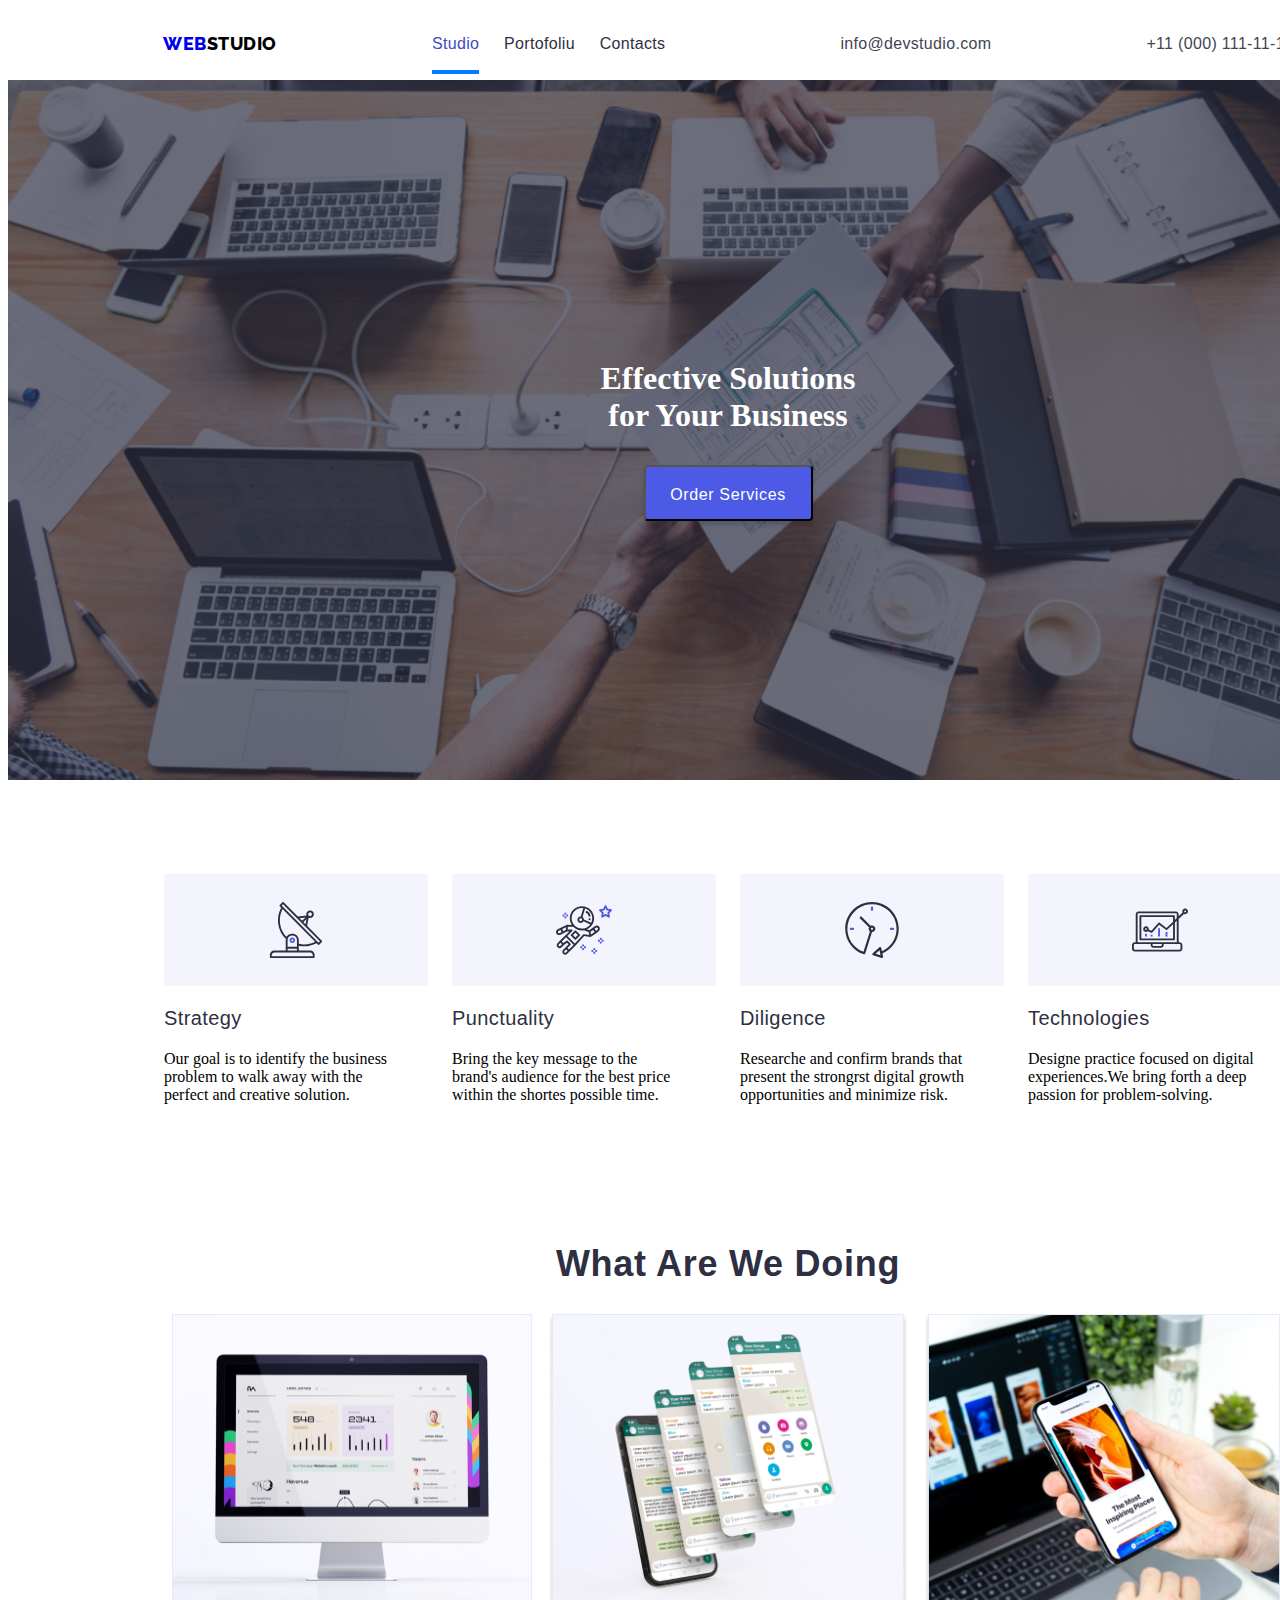
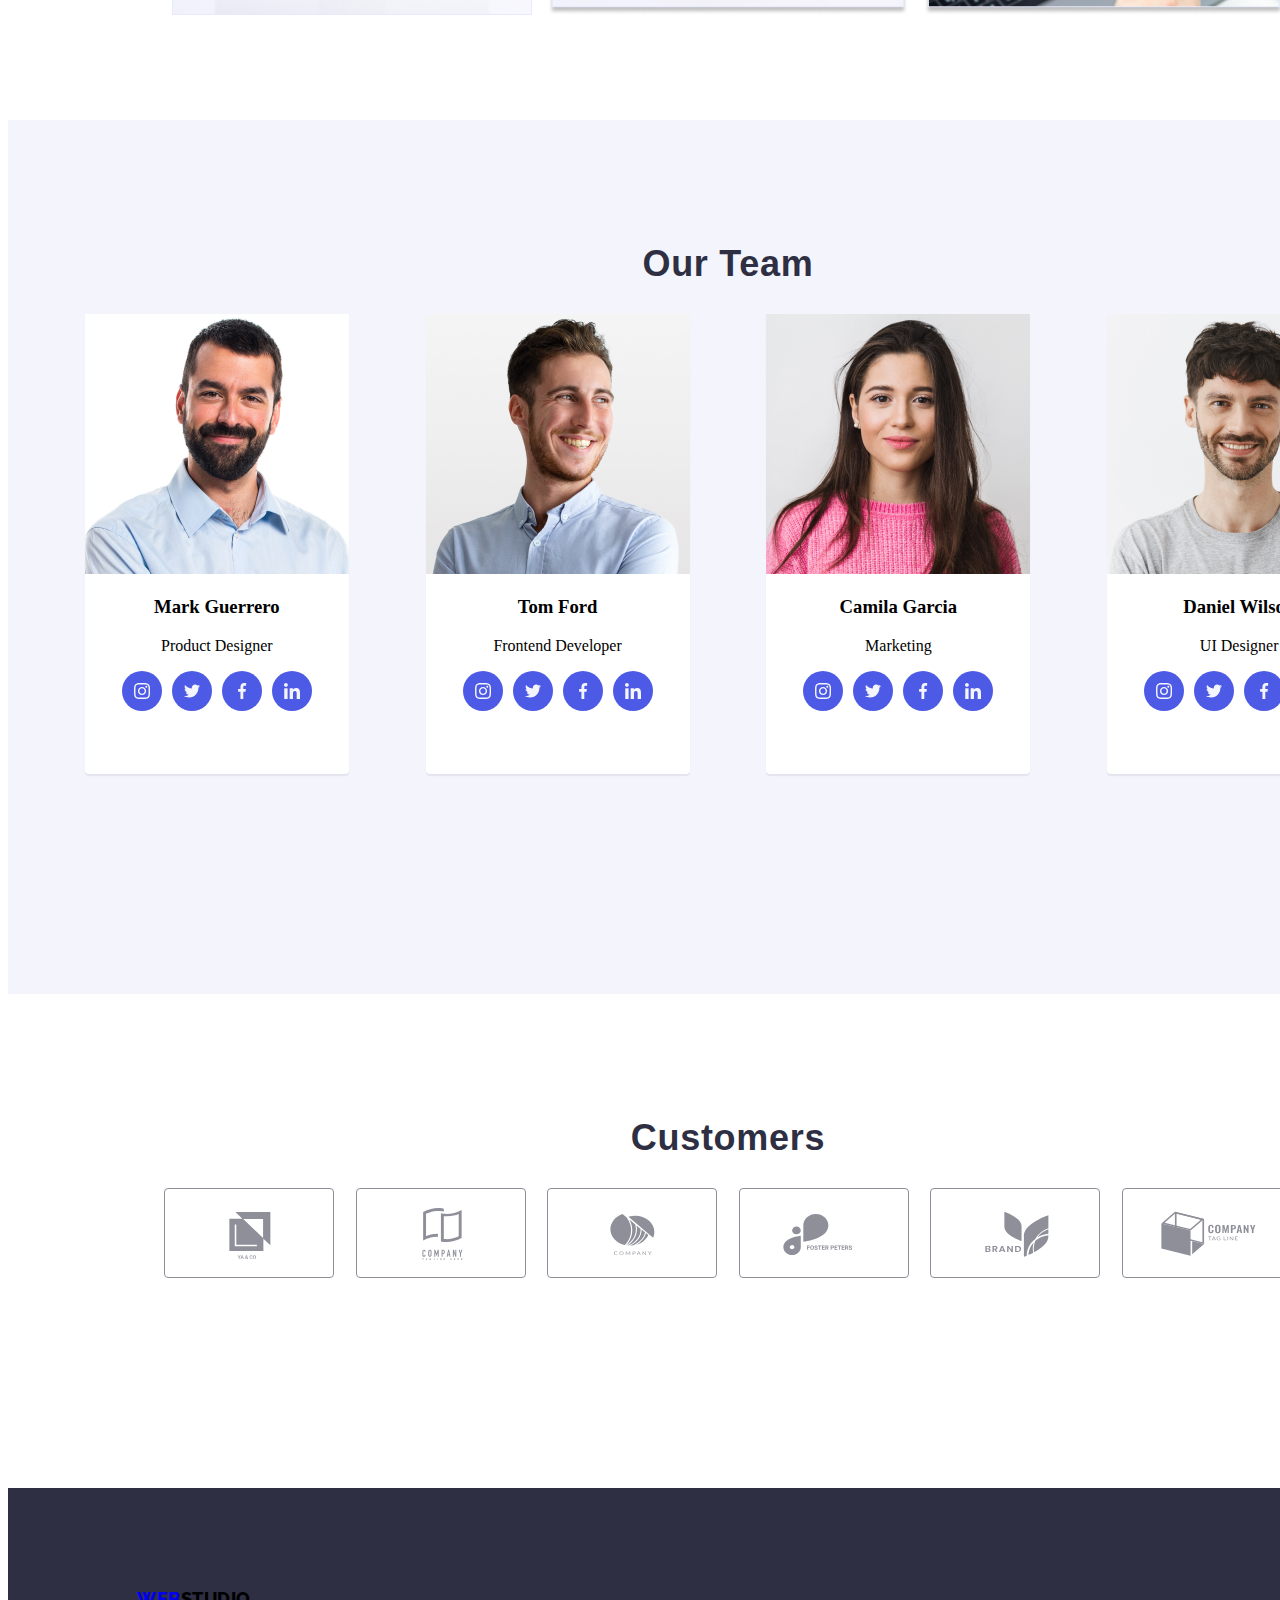
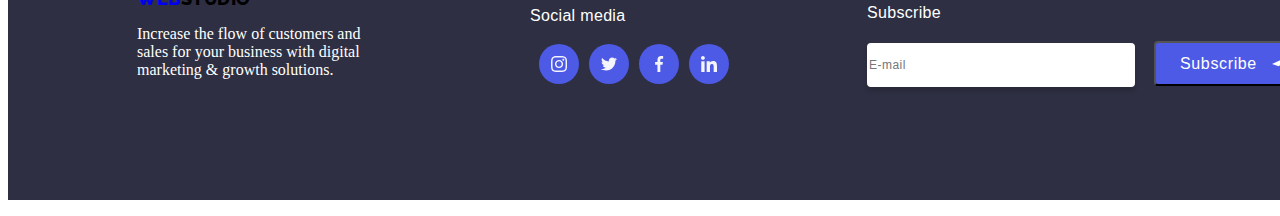
<file: index.html>
<!DOCTYPE html>
<html lang="en">

<head>
    <meta charset="UTF-8">
    <meta name="viewport" content="width=device-width, initial-scale=1.0">
    <title>Studio</title>
    <link rel="preconnect" href="https://fonts.googleapis.com">
    <link rel="preconnect" href="https://fonts.gstatic.com" crossorigin>
    <link href="https://fonts.googleapis.com/css2?family=Roboto:ital,wght@0,100;0,300;0,400;0,500;0,700;0,900;1,100;1,300;1,400;1,500;1,700;1,900&display
     rel=" stylesheet">
    <link rel="preconnect" href="https://fonts.googleapis.com">
    <link rel="preconnect" href="https://fonts.gstatic.com" crossorigin>
    <link href="https://fonts.googleapis.com/css2?family=Raleway:ital,wght@0,700;1,700&display=swap" rel="stylesheet">
    <link href="https://github.com/sindresorhus/modern-normalize/commit/c997a1e1d37aadbf9b6bc46ed396e7d9ebc8632f">
    <link rel="stylesheet" href="./css/styles.css">
</head>

<body class="container">

    <header class="container-header">
        <a href="WebStudio" class="text-logo">Web</a>
        <nav class="nav-menu">
            <ul>
                <li><a href="./index.html" class="active">Studio</a></li>
                <li><a href="./portofoliu.html">Portofoliu</a></li>
                <li><a href="Contacts">Contacts</a></li>
            </ul>
        </nav>
        <a href="mailto:info@devstudio.com" class="info">info@devstudio.com</a>
        <a href="tel:+11(000)1111111" class="tel">+11 (000) 111-11-11</a>
    </header>
    <div class="popover is-hidden" data-modal>
        <div class="modal">
            <a class="close-btn" data-modal-close>
                <svg class="close-svg">
                    <use href="./icons/symbol-defs.svg#close-btn"></use>
                </svg>
            </a>
            <h3 class="modal-title">Leave your contacts and we will call you back</h3>
            <div class="form-content">
                <div class="inputwithicon">
                    <label class="name">Name</label>
                    <input class="input" type="text" name="username" />
                    <svg class="svg-icon">
                        <use href="./icons/person-black.svg#person-black"></use>
                    </svg>

                </div>
                <div class="inputwithicon">
                    <label class="phone">Phone</label>
                    <input class="input" type="text" id="phone" name="phone" />
                    <svg class="svg-icon">
                        <use href="./icons/phone-black1.svg#phone-black1"></use>
                    </svg>
                </div>
                <div class="inputwithicon">
                    <label class="email">Email</label>
                    <input class="input" type="text" id="email" name="email" />
                    <svg class="svg-icon">
                        <use href="./icons/email-black1.svg#email-black1"></use>
                    </svg>

                </div>
                <div class="comment-area">
                    <label class="comment">Comment</label>
                    <textarea class="textarea" name="Comment" placeholder="Text input"></textarea>
                    </label>
                </div>
            </div>
            <div class="checkbox">
                <div class="frame2">
                    <svg class="checkbox-svg">
                        <use href="./icons/checkbox.svg#icon-Vector"></use>
                        <input class="input-checbox" type="checkbox" name="checkbox" checked>
                    </svg>
                    <p class="text-checkbox"> I accept the terms and conditions of the <span class="input-span">
                            Privacy
                            Policy </span>
                    </p>
                </div>
            </div>
            <button class="btn-send">Send</button>
        </div>
    </div>
    <div class="hero">
        <h1 class="content">
            Effective Solutions<br>for Your Business
        </h1>
        <button class="button-service-btn" data-modal-open>Order Services</button>
    </div>
    <div class="section1">
        <div class="feature">
            <div class="fig">
                <svg class="svg">
                    <use href="./icons/section1.svg#antenna"></use>
                </svg>
            </div>
            <h3 class="h3">Strategy</h3>
            <p class="paragraph">
                Our goal is to identify the business<br>
                problem to walk away with the<br>
                perfect and creative solution.
            </p>
        </div>
        <div class="feature">
            <div class="fig">
                <svg class="svg">
                    <use href="./icons/section1.svg#icon-astronaut"></use>
                </svg>
            </div>
            <h3 class="h3">Punctuality</h3>
            <p class="paragraph">
                Bring the key message to the <br>
                brand's audience for the best price<br>
                within the shortes possible time.
            </p>
        </div>
        <div class="feature">
            <div class="fig">
                <svg class="svg">
                    <use href="./icons/section1.svg#icon-clock"></use>
                </svg>
            </div>
            <h3 class="h3">Diligence</h3>
            <p class="paragraph">
                Researche and confirm brands that<br>
                present the strongrst digital growth<br>
                opportunities and minimize risk.
            </p>
        </div>
        <div class="feature">
            <div class="fig">
                <svg class="svg">
                    <use href="./icons/section1.svg#icon-diagram"></use>
                </svg>
            </div>
            <h3 class="h3">Technologies</h3>
            <p class="paragraph">
                Designe practice focused on digital<br>
                experiences.We bring forth a deep<br>
                passion for problem-solving.
            </p>
        </div>
    </div>
    <div class="section2">
        <h2 class="h2">What are we doing</h2>
        <div class="rectangle">
            <img src="img/img-1.jpg" alt="imaginea-unui-laptop" width="360">
            <img src="img/img-2.jpg" alt="imaginea-display-telefon" width="360">
            <img src="img/img-3.jpg" alt="imaginea-unui-laptop-si-a-unui-telefon" width="360">
        </div>
    </div>
    <section class="section-team">
        <h2 class="h2">Our team</h2>
        <div class="cards">
            <div class="card">
                <img src="img/Team-Card-1.jpg" alt="img.barbat.nume.functie" width="264">
                <h3>Mark Guerrero</h3>
                <p>Product Designer</p>
                <div class="icons-list">
                    <a href="https://www.instagram.com/" target="_blank" class="icon" aria-label="instagram-link">
                        <svg>
                            <use href="./icons/symbol-defs.svg#icon-instagram">
                            </use>
                        </svg>
                    </a>
                    <a href="https://www.twitter.com/" target="_blank" class="icon" aria-label="twitter-link">
                        <svg>
                            <use href="./icons/symbol-defs.svg#icon-twitter">
                            </use>
                        </svg>
                    </a>
                    <a href="https://www.facebook.com/" target="_blank" class="icon" aria-label="facebook">
                        <svg>
                            <use href="./icons/symbol-defs.svg#icon-facebook">
                            </use>
                        </svg>
                    </a>
                    <a href="https://www.linkedin.com/" target="_blank" class="icon" aria-label="linkedin">
                        <svg>
                            <use href="./icons/symbol-defs.svg#icon-linkedin">
                            </use>
                        </svg>
                    </a>
                </div>
            </div>
            <div class=" card">
                <img src="img/Team-Card-2.jpg" alt="img.barbat.nume.functie" width="264">
                <h3>Tom Ford</h3>
                <p>Frontend Developer</p>
                <div class="icons-list">
                    <a href="https://www.instagram.com/" target="_blank" class="icon" aria-label="instagram-link">
                        <svg>
                            <use href="./icons/symbol-defs.svg#icon-instagram">
                            </use>
                        </svg>
                    </a>
                    <a href="https://www.twitter.com/" target="_blank" class="icon" aria-label="twitter-link">
                        <svg>
                            <use href="./icons/symbol-defs.svg#icon-twitter">
                            </use>
                        </svg>
                    </a>
                    <a href="https://www.facebook.com/" target="_blank" class="icon" aria-label="facebook">
                        <svg>
                            <use href="./icons/symbol-defs.svg#icon-facebook">
                            </use>
                        </svg>
                    </a>
                    <a href="https://www.linkedin.com/" target="_blank" class="icon" aria-label="linkedin">
                        <svg>
                            <use href="./icons/symbol-defs.svg#icon-linkedin">
                            </use>
                        </svg>
                    </a>
                </div>
            </div>
            <div class="card">
                <img src="img/Team-Card-3.jpg" alt="img.femeie.nume.functie" width="264">
                <h3>Camila Garcia</h3>
                <p>Marketing</p>
                <div class="icons-list">
                    <a href="https://www.instagram.com/" target="_blank" class="icon" aria-label="instagram-link">
                        <svg>
                            <use href="./icons/symbol-defs.svg#icon-instagram">
                            </use>
                        </svg>
                    </a>
                    <a href="https://www.twitter.com/" target="_blank" class="icon" aria-label="twitter-link">
                        <svg>
                            <use href="./icons/symbol-defs.svg#icon-twitter">
                            </use>
                        </svg>
                    </a>
                    <a href="https://www.facebook.com/" target="_blank" class="icon" aria-label="facebook">
                        <svg>
                            <use href="./icons/symbol-defs.svg#icon-facebook">
                            </use>
                        </svg>
                    </a>
                    <a href="https://www.linkedin.com/" target="_blank" class="icon" aria-label="linkedin">
                        <svg>
                            <use href="./icons/symbol-defs.svg#icon-linkedin">
                            </use>
                        </svg>
                    </a>
                </div>
            </div>
            <div class="card">
                <img src="img/Team-Card-4.jpg" alt="img.barbat.nume.functie" width="264">
                <h3>Daniel Wilson</h3>
                <p>UI Designer</p>
                <div class="icons-list">
                    <a href="https://www.instagram.com/" target="_blank" class="icon" aria-label="instagram-link">
                        <svg>
                            <use href="./icons/symbol-defs.svg#icon-instagram">
                            </use>
                        </svg>
                    </a>
                    <a href="https://www.twitter.com/" target="_blank" class="icon" aria-label="twitter-link">
                        <svg>
                            <use href="./icons/symbol-defs.svg#icon-twitter">
                            </use>
                        </svg>
                    </a>
                    <a href="https://www.facebook.com/" target="_blank" class="icon" aria-label="facebook">
                        <svg>
                            <use href="./icons/symbol-defs.svg#icon-facebook">
                            </use>
                        </svg>
                    </a>
                    <a href="https://www.linkedin.com/" target="_blank" class="icon" aria-label="linkedin">
                        <svg>
                            <use href="./icons/symbol-defs.svg#icon-linkedin">
                            </use>
                        </svg>
                    </a>
                </div>
            </div>
        </div>
    </section>
    <div class="section4">

        <h2 class="h2">Customers</h2>
        <div class="customer-logo">
            <div class="client-logo">
                <svg class="svg">
                    <use href="./icons/customers-logo.svg#icon-Logo-1"></use>
                </svg>
            </div>
            <div class="client-logo">
                <svg class="svg">
                    <use href="./icons/customers-logo.svg#icon-Logo-2"></use>
                </svg>
            </div>
            <div class="client-logo">
                <svg class="svg">
                    <use href="./icons/customers-logo.svg#icon-Logo-3"></use>
                </svg>
            </div>
            <div class="client-logo">
                <svg class="svg">
                    <use href="./icons/customers-logo.svg#icon-Logo-4"></use>
                </svg>
            </div>
            <div class="client-logo">
                <svg class="svg">
                    <use href="./icons/customers-logo.svg#icon-Logo-5"></use>
                </svg>
            </div>
            <div class="client-logo">
                <svg class="svg">
                    <use href="./icons/customers-logo.svg#icon-Logo-6"></use>
                </svg>
            </div>
        </div>
    </div>

    <div class="footer">
        <div class="footer-text">
            <a href="WebStudio" class="text-logo">Web</a>
            <p>Increase the flow of customers and<br> sales for your business with digital<br>
                marketing
                & growth
                solutions.
            </p>
        </div>
        <div class="social">
            <h3 class="social-media">Social media</h3>
            <div class="icons-list">
                <a href="https://www.instagram.com/" target="_blank" class="icon" aria-label="instagram-link">
                    <svg>
                        <use href="./icons/symbol-defs.svg#icon-instagram">
                        </use>
                    </svg>
                </a>
                <a href="https://www.twitter.com/" target="_blank" class="icon" aria-label="twitter-link">
                    <svg>
                        <use href="./icons/symbol-defs.svg#icon-twitter">
                        </use>
                    </svg>
                </a>
                <a href="https://www.facebook.com/" target="_blank" class="icon" aria-label="facebook">
                    <svg>
                        <use href="./icons/symbol-defs.svg#icon-facebook">
                        </use>
                    </svg>
                </a>
                <a href="https://www.linkedin.com/" target="_blank" class="icon" aria-label="linkedin">
                    <svg>
                        <use href="./icons/symbol-defs.svg#icon-linkedin">
                        </use>
                    </svg>
                </a>
            </div>
        </div>
        <form>
            <h3 class="group-title">Subscribe</h3>
            <input class="email" type="email" name="email" id="user_email" placeholder="E-mail" />
            <button class="subscribe-btn" type="submit">
                <p class="subscribe-txt">Subscribe</p>
                <svg class="icon-frame">
                    <use href="./icons/Frame3.svg#icon-Frame"></use>
                </svg>
            </button>
        </form>
    </div>


    <script src="./js/modal.js"></script>
</body>

</html>
</file>
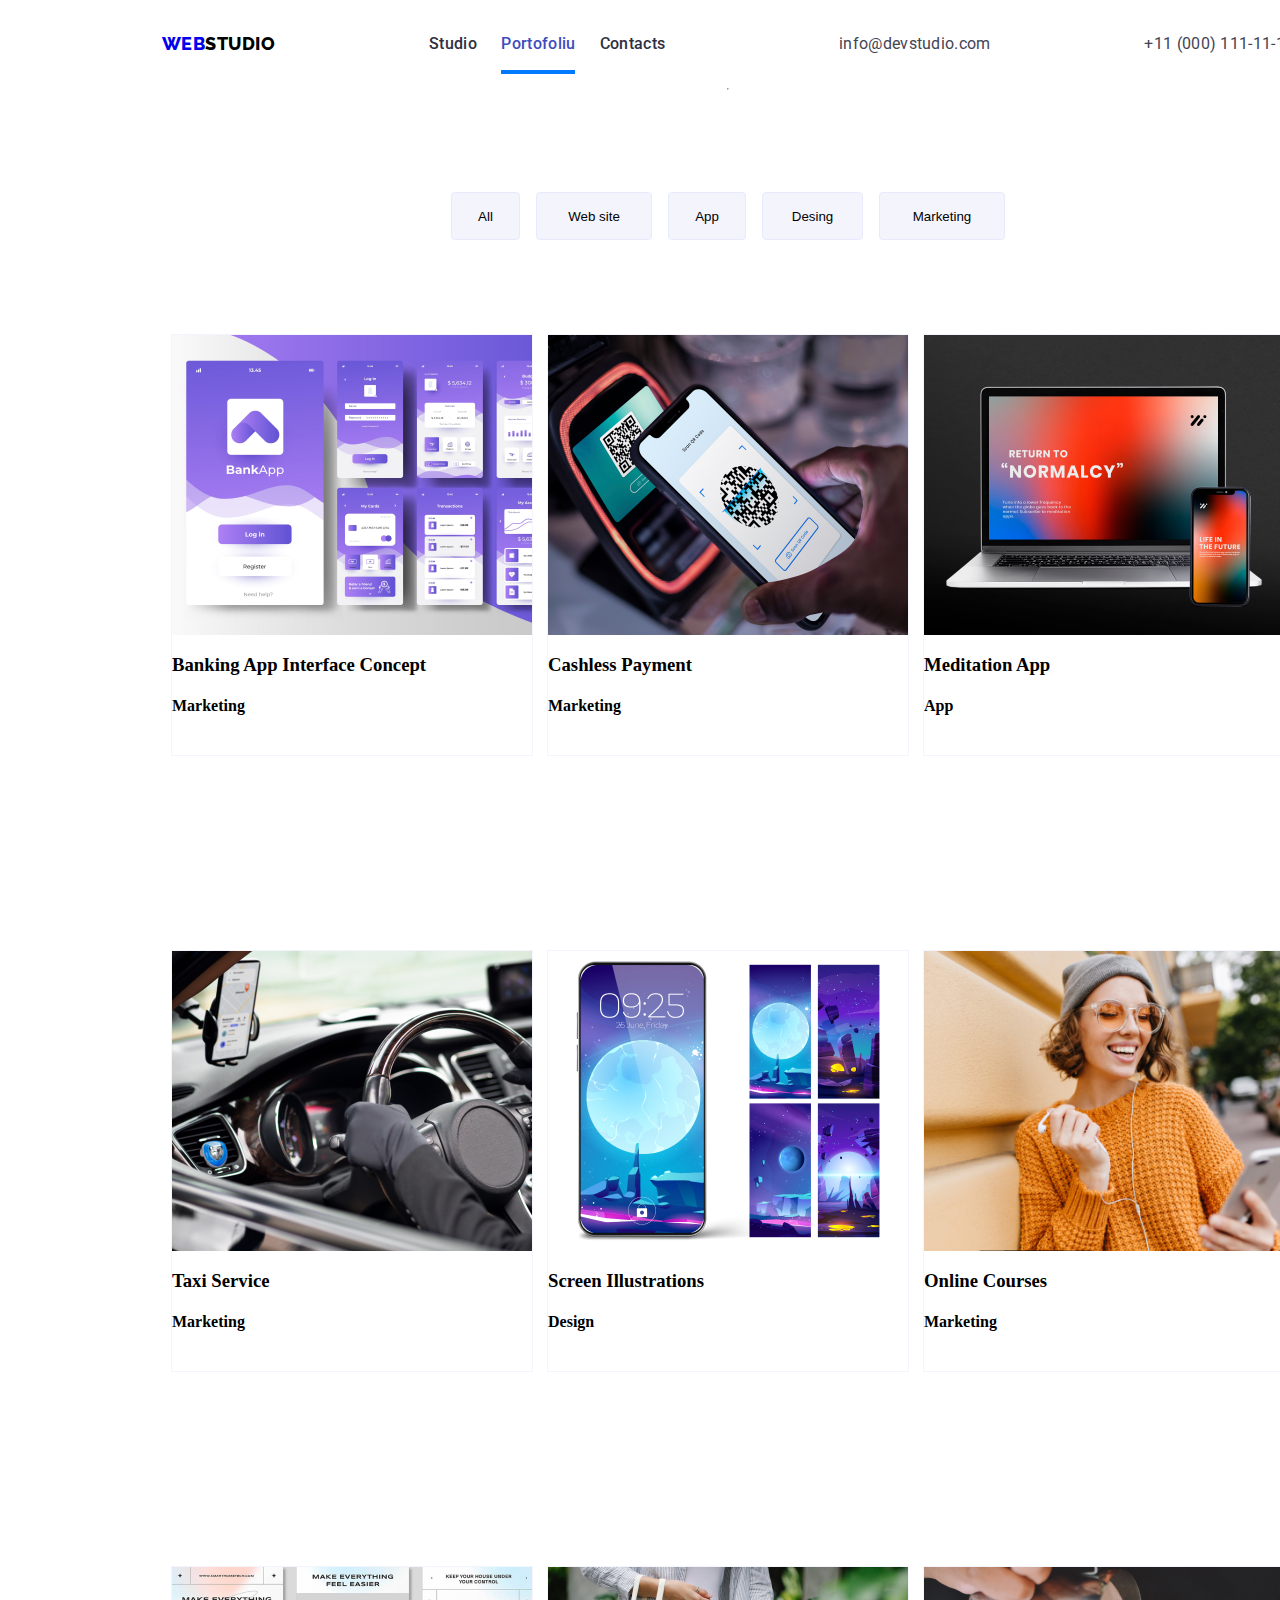
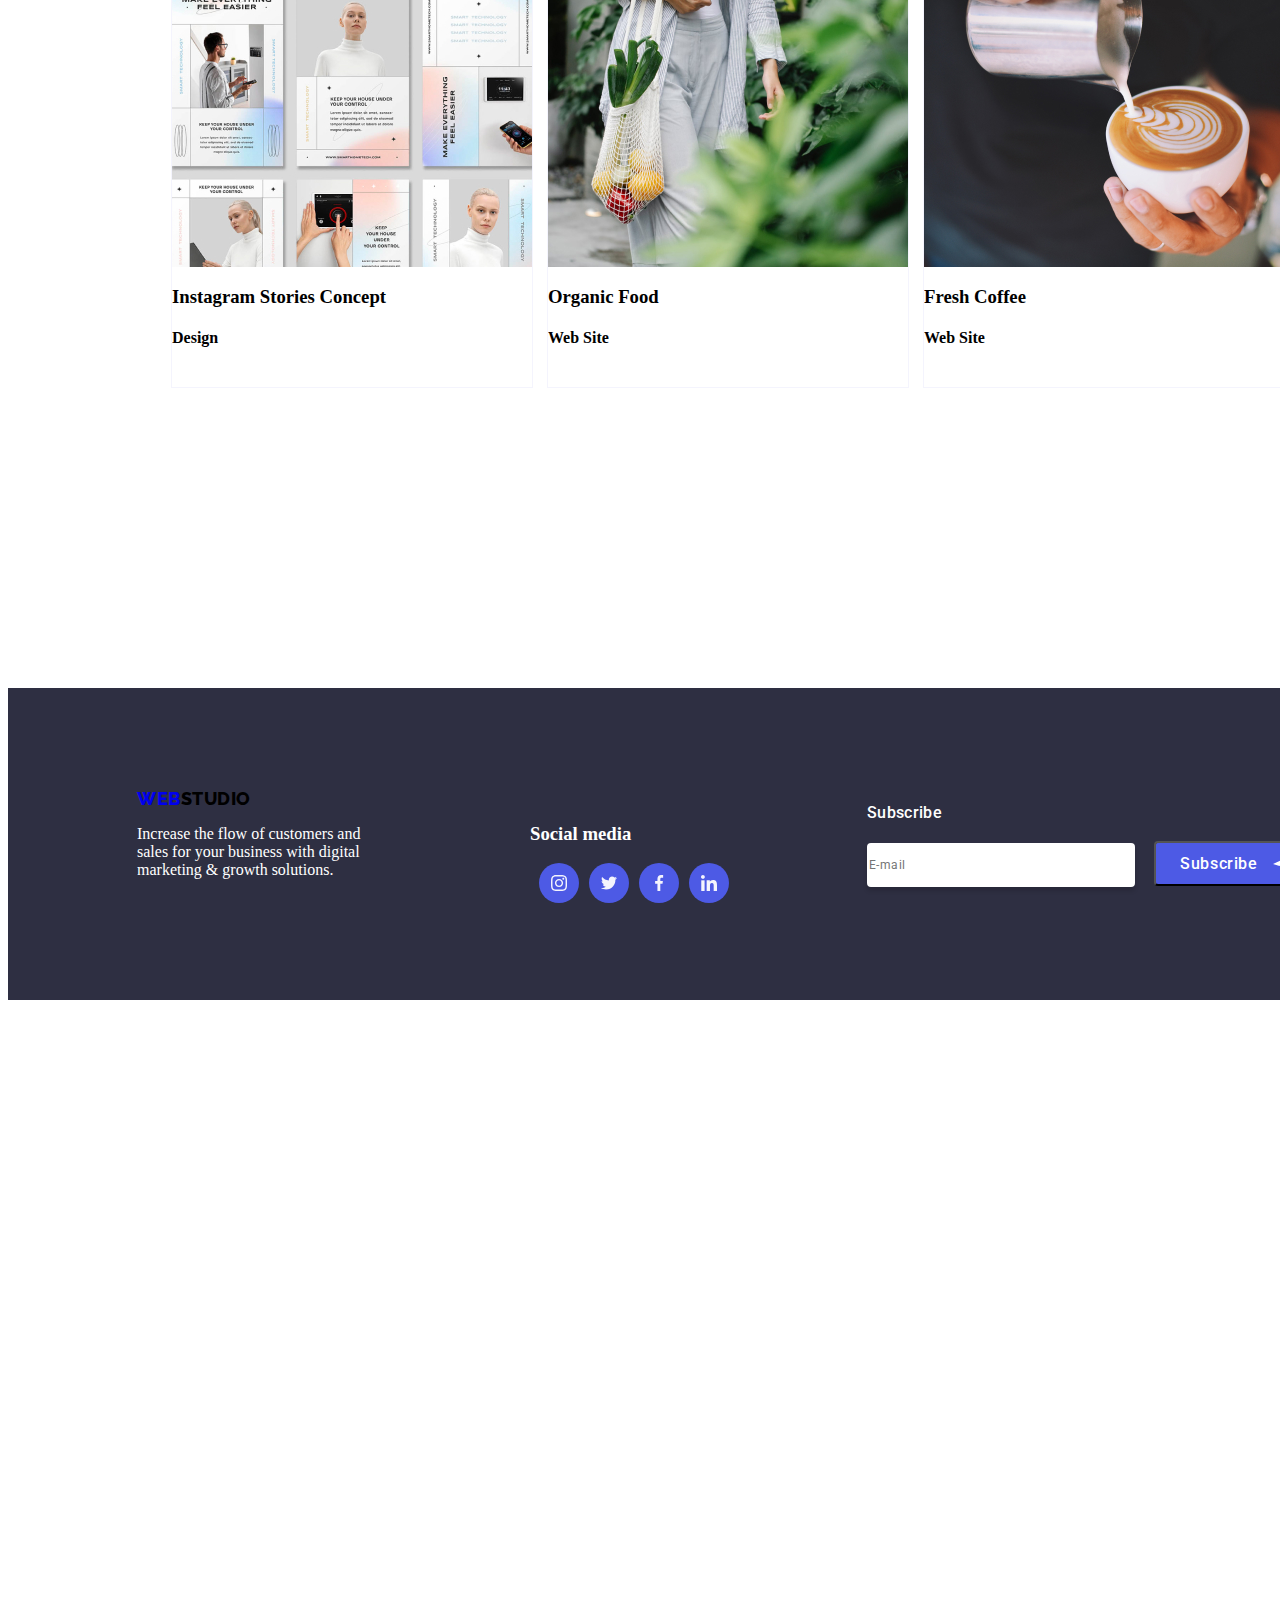
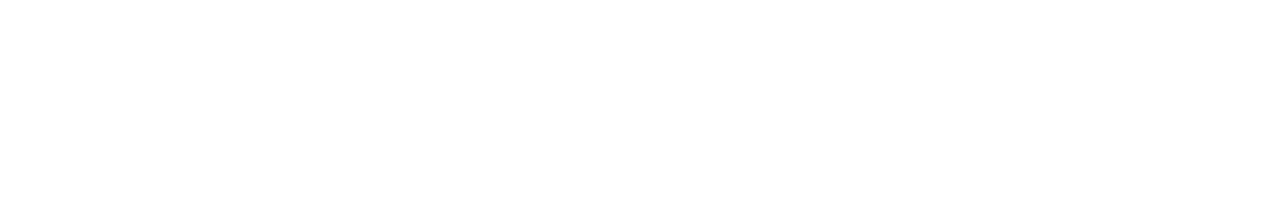
<file: portofoliu.html>
<!DOCTYPE html>
<html lang="en">

<head>
    <meta charset="UTF-8">
    <meta name="viewport" content="width=device-width, initial-scale=1.0">
    <title>Portofoliu</title>
    <link rel="preconnect" href="https://fonts.googleapis.com">
    <link rel="preconnect" href="https://fonts.gstatic.com" crossorigin>
    <link
        href="https://fonts.googleapis.com/css2?family=Roboto:ital,wght@0,100;0,300;0,400;0,500;0,700;0,900;1,100;1,300;1,400;1,500;1,700;1,900&display=swap"
        rel="stylesheet">
    <link rel="preconnect" href="https://fonts.googleapis.com">
    <link rel="preconnect" href="https://fonts.gstatic.com" crossorigin>
    <link href="https://fonts.googleapis.com/css2?family=Raleway:ital,wght@0,700;1,700&display=swap" rel="stylesheet">
    <link href="https://github.com/sindresorhus/modern-normalize/commit/c997a1e1d37aadbf9b6bc46ed396e7d9ebc8632f">
    <link rel=" stylesheet" href="./css/styles.css">

</head>

<body class="wrap-portofolio">
    <div class="container">
        <header class="container-header">
            <a href="WebStudio" class="text-logo">Web</a>
            <nav class="nav-menu">
                <ul>
                    <li><a href="./index.html">Studio</a></li>
                    <li><a href="./portofoliu.html" class="active">Portofoliu</a></li>
                    <li><a href="Contacts">Contacts</a></li>
                </ul>
            </nav>
            <a href="mailto:info@devstudio.com" class="info">info@devstudio.com</a>
            <a href="tel:+11(000)1111111" class="tel">+11 (000) 111-11-11</a>
        </header>
        <hr>
        <div class="filters">
            <ul class="button-list">
                <li><button class="button-All">All</button></li>
                <li><button class="button-Web">Web site</button></li>
                <li><button class="button-App">App</button></li>
                <li><button class="button-Design">Desing</button></li>
                <li><button class="button-Marketing">Marketing</button></li>
            </ul>
        </div>
        <div class="raw1">
            <div class="project-card1">
                <div class="pics">
                    <img src="img/img (9).jpg" alt="imagine.layout.aplicatie.bancara" width="360">
                    <div class="overlay">
                        <p>
                            14 Stylish and User-Friendly App Design Concepts · Task Manager App ·
                            Exotic Fruit Ecommerce App ·
                            Cloud Storage App
                        </p>
                    </div>
                </div>
                <h3>Banking App Interface Concept</h3>
                <h4>Marketing</h4>
            </div>
            <div class="project-card2">
                <div class="pics">
                    <img src="img/img (10).jpg" alt="imagine.lectura.layout.telefon" width="360">
                    <div class="overlay">
                        <p>
                            14 Stylish and User-Friendly App Design Concepts · Task Manager App ·
                            Exotic Fruit Ecommerce App ·
                            Cloud Storage App
                        </p>
                    </div>
                </div>
                <h3>Cashless Payment</h3>
                <h4>Marketing</h4>
            </div>
            <div class="project-card3">
                <div class="pics">
                    <img src="img/img (11).jpg" alt="imgagine.laptop.telefon" width="360">
                    <div class="overlay">
                        <p>
                            14 Stylish and User-Friendly App Design Concepts · Task Manager App ·
                            Exotic Fruit Ecommerce App ·
                            Cloud Storage App
                        </p>
                    </div>
                </div>
                <h3>Meditation App</h3>
                <h4>App</h4>
            </div>
        </div>
        <div class="raw2">
            <div class="project-card1">
                <div class="pics">
                    <img src="img/img (12).jpg" alt="imagine.bord.volan.masina" width="360">
                    <div class="overlay">
                        <p>
                            14 Stylish and User-Friendly App Design Concepts · Task Manager App ·
                            Exotic Fruit Ecommerce App ·
                            Cloud Storage App
                        </p>
                    </div>
                </div>
                <h3>Taxi Service</h3>
                <h4>Marketing</h4>
            </div>
            <div class="project-card2">
                <div class="pics">
                    <img src="img/img (17).jpg" alt="imagine.telefon.layout" width="360">
                    <div class="overlay">
                        <p>
                            14 Stylish and User-Friendly App Design Concepts · Task Manager App ·
                            Exotic Fruit Ecommerce App ·
                            Cloud Storage App
                        </p>
                    </div>
                </div>
                <h3>Screen Illustrations</h3>
                <h4>Design</h4>
            </div>
            <div class="project-card3">
                <div class="pics">
                    <img src="img/img (13).jpg" alt="iamgine.tanara.zambiind" width="360">
                    <div class="overlay">
                        <p>
                            14 Stylish and User-Friendly App Design Concepts · Task Manager App ·
                            Exotic Fruit Ecommerce App ·
                            Cloud Storage App
                        </p>
                    </div>
                </div>
                <h3>Online Courses</h3>
                <h4>Marketing</h4>
            </div>
        </div>
        <div class="raw3">
            <div class="project-card1">
                <div class="pics">
                    <img src="img/img (15).jpg" alt="imagini.instagram.tanara" width="360">
                    <div class="overlay">
                        <p>
                            14 Stylish and User-Friendly App Design Concepts · Task Manager App ·
                            Exotic Fruit Ecommerce App ·
                            Cloud Storage App
                        </p>
                    </div>
                </div>
                <h3>Instagram Stories Concept</h3>
                <h4>Design</h4>
            </div>
            <div class="project-card2">
                <div class="pics">
                    <img src="img/img (18).jpg" alt="imagine.produse.ecologice" width="360">
                    <div class="overlay">
                        <p>
                            14 Stylish and User-Friendly App Design Concepts · Task Manager App ·
                            Exotic Fruit Ecommerce App ·
                            Cloud Storage App
                        </p>
                    </div>
                </div>

                <h3>Organic Food</h3>
                <h4>Web Site</h4>
            </div>
            <div class="project-card3">
                <div class="pics">
                    <img src="img/img (16).jpg" alt="imagine.cafea.lapte" width="360">
                    <div class="overlay">
                        <p>
                            14 Stylish and User-Friendly App Design Concepts · Task Manager App ·
                            Exotic Fruit Ecommerce App ·
                            Cloud Storage App
                        </p>
                    </div>
                </div>
                <h3>Fresh Coffee</h3>
                <h4>Web Site</h4>
            </div>
        </div>
        <div class="footer">
            <div class="footer-text">
                <a href="WebStudio" class="text-logo">Web</a>
                <p>Increase the flow of customers and<br> sales for your business with digital <br> marketing &
                    growth
                    solutions.
                </p>
            </div>
            <div class="social">
                <h3>Social media</h3>
                <div class="icons-list">
                    <a href="https://www.instagram.com/" target="_blank" class="icon" aria-label="instagram-link">
                        <svg>
                            <use href="./icons/symbol-defs.svg#icon-instagram">
                            </use>
                        </svg>
                    </a>
                    <a href="https://www.twitter.com/" target="_blank" class="icon" aria-label="twitter-link">
                        <svg>
                            <use href="./icons/symbol-defs.svg#icon-twitter">
                            </use>
                        </svg>
                    </a>
                    <a href="https://www.facebook.com/" target="_blank" class="icon" aria-label="facebook">
                        <svg>
                            <use href="./icons/symbol-defs.svg#icon-facebook">
                            </use>
                        </svg>
                    </a>
                    <a href="https://www.linkedin.com/" target="_blank" class="icon" aria-label="linkedin">
                        <svg>
                            <use href="./icons/symbol-defs.svg#icon-linkedin">
                            </use>
                        </svg>
                    </a>
                </div>
            </div>
            <form>
                <h3 class="group-title">Subscribe</h3>
                <input class="email" type="email" name="email" id="user_email" placeholder="E-mail" />
                <button class="subscribe-btn" type="submit">
                    <p class="subscribe-txt">Subscribe</p>
                    <svg class="icon-frame">
                        <use href="./icons/Frame3.svg#icon-Frame"></use>
                    </svg>
                </button>
            </form>
        </div>
    </div>
</body>

</html>
</file>
<file: css/styles.css>
:root {
    --iris: #4d5ae5;
    --ocean: #404bbf;
    --navy-blue: #2e2f42;
    --green: #31d0aa;
    --slate: #434455;
    --light-slate: #8e8f99;
    --cornflower: #e7e9fc;
    --cloud: #f4f4fd;
    --navy-blue-modal: rgba(46, 47, 66, 0.4);
    --grey: rgba(46, 47, 66, 0.7);
    --white: #fff;
    --dairy: #fcfcfc;
    --transition: cubic-bezier(0.4, 0, 0.2, 1);
}
:root {
    --font-family: "Roboto", sans-serif;
    --second-family: "Raleway", sans-serif;
}

*::before,
*::after {
    box-sizing: border-box;
}

.body {
    font-family: 'Roboto400', 'Roboto500', 'Roboto700', 'Roboto900', 'Raleway700', sans-serif;
}
.container {
    display: flex;
    flex-direction: column;
    flex-wrap: wrap;
    justify-content: flex-start;
    align-items: center;
    width: 1440px;
    height: 3400px; 
}
.text-logo {
    font-family: var(--second-family);
    font-weight: 800;
    font-size: 18px;
    line-height: 117%;
    letter-spacing: 0.03em;
    text-transform: uppercase;
    text-decoration: none;
}
.text-logo::after {
    content: "Studio";
    color: black;
}
.text-logo::before {
    content: Web;
    color: blue;
}
.container-header {
    width: 1440px;
    height: 72px;
    display: flex;
    flex-flow: row nowrap;
    align-content: center;
    justify-content: space-evenly;
    align-items: center;
    list-style-type: none;
    text-decoration: none;
} 
.nav-menu {
    display: inline-block;
    font-family: var(--font-family);
    font-weight: 500;
    font-size: 16px;
    line-height: 150%;
    letter-spacing: 0.02em;
    color: var(--navy-blue);
}
.nav-menu ul {
    list-style-type: none;
    padding: 0;
    display: inline-block;
    font-family: var(--font-family);
    font-weight: 500;
    font-size: 16px;
    line-height: 150%;
    letter-spacing: 0.02em;
    color: var(--navy-blue);
}
.nav-menu li {
    display: inline-block;
    margin-right: 20px;
    display: inline-block;
    font-family: var(--font-family);
    font-weight: 500;
    font-size: 16px;
    line-height: 150%;
    letter-spacing: 0.02em;
    color: var(--navy-blue);
}
.nav-menu a {
    position: relative;
    text-decoration: none;
    color: #333;
    display: inline-block;
    font-family: var(--font-family);
    font-weight: 500;
    font-size: 16px;
    line-height: 150%;
    letter-spacing: 0.02em;
    color: var(--navy-blue);
}
.nav-menu a::after {
    content: '';
    display: block;
    width: 0;
    height: 4px;
    background-color: #007bff;
    position: absolute;
    bottom: -18px;
    left: 0;
    transition:transform 250ms cubic-bezier(.04, 0, .02, 1);;
}
.nav-menu a:hover::after,
.nav-menu a:focus::after {
    width: 100%;
}
.nav-menu a.active::after {
    width: 100%;
}
.nav-menu a.active {   
    font-weight: 500;
    font-size: 16px;
    line-height: 150%;
    letter-spacing: 0.02em;
    color: var(--ocean);
}   
.info {
    font-family: var(--font-family);
    font-weight: 400;
    font-size: 16px;
    line-height: 150%;
    letter-spacing: 0.02em;
    color: var(--slate);
    text-decoration: none;
}
.info:hover {
    font-family: var(--font-family);
    font-weight: 400;
    font-size: 16px;
    line-height: 150%;
    letter-spacing: 0.02em;
    color: var(--ocean);
}
.tel {
    font-family: var(--font-family);
    font-weight: 400;
    font-size: 16px;
    line-height: 150%;
    letter-spacing: 0.02em;
    color: var(--slate);
    text-decoration: none;
}
.tel:hover {
    font-family: var(--font-family);
    font-weight: 400;
    font-size: 16px;
    line-height: 150%;
    letter-spacing: 0.02em;
    color: var(--ocean);
}
.hero {
    width: 1440px;
    height: 600px;   
    flex-direction: column;
    align-items: center;
    display: flex;
    width: 1440px;
    height: 700px;
    text-align: center;
    justify-content: center;
    color: #fff;
    position: relative;
}
.hero {
    background-image: linear-gradient(rgba(46, 47, 66, 0.7),
                rgba(46, 47, 66, 0.7)),
            url(../img/people-office1.jpg);
    background-repeat: no-repeat;
    background-size: cover;
    background-position: center;
}
.main.hero.h1.content {
    font-family: var(--font-family);
    font-weight: 700;
    font-size: 56px;
    line-height: 107%;
    letter-spacing: 0.02em;
    text-align: center;
    color: var(--white);
}
.button-service-btn {
    text-align: center;
    border-radius: 4px;
    padding: 16px 16px;
    width: 169px;
    height: 56px;
    font-family: var(--font-family);
    font-weight: 500;
    font-size: 16px;
    line-height: 150%;
    letter-spacing: 0.04em;
    color: var(--white);
    margin-top: 10px;
    box-shadow: 0 4px 4px 0 rgba(0, 0, 0, 0.15);
    background: var(--iris);
    position: relative;
    transition: background-color var(--ocean);

}
.button-service-btn:focus,
.button-service-btn:hover {
    cursor: pointer;
    color: fff;
    transition: transform 250ms cubic-bezier(.04, 0, .02, 1);
}
.is-hidden {  
    visibility: hidden;
}
.popover {
    z-index: 1;
    opacity: 1;
    position: fixed;
    top: 0;
    left: 0;
    width: 1440px;
    height: 677px;
    display: flex;
    justify-content: center;
    align-items: center;
    background-color: var(--navy-blue-modal);
    transition: transform 0.3s;
}
.modal {
    z-index: 2;
    margin: 0 auto;
    padding: 16px;
    border-radius: 4px;
    width: 408px;
    height: 584px;
    position: relative;
    box-shadow: 0 2px 1px 0 rgba(0, 0, 0, 0.2), 0 1px 3px 0 rgba(0, 0, 0, 0.12), 0 1px 1px 0 rgba(0, 0, 0, 0.14);
    background-color: var(--white);  
}
.modal {
    display: flex;
    flex-direction: column;
    justify-content: space-evenly;
    flex-wrap: nowrap;
    align-items: center;    
}
.modal-title {
    font-family: var(--font-family);
    font-weight: 500;
    font-size: 16px;
    line-height: 150%;
    letter-spacing: 0.02em;
    text-align: center;
    color: var(--navy-blue);   
}
.form-content {
    display: flex;
    flex-direction: column;
    justify-content: center;
    align-items: center;
    border-radius: 4px;
    width: 360px;
    height: 336px;
}
.inputwithicon { 
    width: 360px;
    height: 58px;
    margin-bottom: 8px;
    position: relative;  
}
.svg-icon {
    width: 18px;
    height: 24px;
    color: var(--navy-blue);
    position: absolute;
    left: 20px;
    top: 50%; 
}
.input {
    border: 1px solid var(--navy-blue-modal);
    border-radius: 4px;
    width: 320px;
    height: 40px; 
    padding-left: 40px; 
}
.input:hover {
   border: 1px solid var(--iris);
}
.input:hover + .svg-icon {
    fill: var(--iris);
    transition: transform 250ms cubic-bezier(.04, 0, .02, 1);
}
.frame2 {
   display: inline-flex;   
}
.chechbox {
    display: inline;
    border-radius: 4px;
    width: 360px;
    height: 16px;
    margin-top: 8px;
}
.checkbox-svg {
    width: 16px;
    height: 16px;
    border-radius: 2px;
    border: 1px solid var(--navy-blue-modal);
    margin-right: 10px;
}
.textarea {
    border: 1px solid var(--navy-blue-modal);
    border-radius: 4px;
    width: 360px;
    height: 120px;  
}
.textarea:focus {   
    border: 1px solid var(--iris);
}
.text-checkbox {
    font-family: var(--font-family);
    font-weight: 400;
    font-size: 12px;
    line-height: 117%;
    letter-spacing: 0.04em;
    color: var(--light-slate);
    margin: 0;    
}
.input-span {
    line-height: 133%;
    text-decoration: underline;
    text-decoration-skip-ink: none;
    color: var(--iris);
    cursor: pointer;
}
.comment-area {
    width: 360px;
    height: 138px;
    margin-bottom: 40px;
}
.comment {
    font-family: var(--font-family);
    font-weight: 400;
    font-size: 12px;
    line-height: 117%;
    letter-spacing: 0.04em;
    color: var(--light-slate);
}
.name {
    font-family: var(--font-family);
    font-weight: 400;
    font-size: 12px;
    line-height: 117%;
    letter-spacing: 0.04em;
    color: var(--light-slate);
}
.phone {
    font-family: var(--font-family);
    font-weight: 400;
    font-size: 12px;
    line-height: 117%;
    letter-spacing: 0.04em;
    color: var(--light-slate);
}    
.email {
    font-family: var(--font-family);
    font-weight: 400;
    font-size: 12px;
    line-height: 117%;
    letter-spacing: 0.04em;
    color: var(--light-slate);
}
.btn-send {
    border-radius: 4px;
    padding: 16px 32px;
    width: 169px;
    height: 56px;
    box-shadow: 0 4px 4px 0 rgba(0, 0, 0, 0.15);
    background: var(--iris);
    color:#fff;
}
.close-btn {   
    position: absolute;   
    top: 24px;
    right: 24px;
    display: flex;
    justify-content: center;
    align-items: center;
    width: 32px;
    height: 32px;
    border-radius: 100%;
    fill: var(--cornflower);
    stroke-width: 2px;
    stroke: rgba(0, 0, 0, 0.1);
}
.close-svg {
    border-radius: 100%;
    fill: var(--cornflower);
    stroke-width: 1px;
    stroke: rgba(0, 0, 0, 0.1);
    width: 24px;
    height: 24px;
    border: black; 
    border-radius: 50%;   
}
.close-btn:hover {
    cursor: pointer;   
    transition: transform 250ms cubic-bezier(.04, 0, .02, 1);
}
.section1 {
    width: 1128px;
    display: flex;
    justify-content: space-between;
    padding-top: 94px;    
}
.fig {
    border-radius: 4px;
    width: 264px;
    height: 112px;
    background: var(--cloud);
    display: flex;
    justify-content: center;
    align-items: center;
}
.h3 {
    font-family: var(--font-family);
    font-weight: 500;
    font-size: 20px;
    line-height: 120%;
    letter-spacing: 0.02em;
    color: var(--navy-blue);
}
.paraghraf {
    font-family: var(--font-family);
    font-weight: 400;
    font-size: 16px;
    line-height: 150%;
    letter-spacing: 0.02em;
    color: var(--slate);
}
.section2 {
    width: 1128px;
    height: 412px;
    text-align: center;
    justify-content: space-evenly;
    align-items: center;
    margin: 0;
    padding-top: 94px;
    padding-bottom: 94px; 
}
.h2 {
    font-family: var(--font-family);
    font-weight: 700;
    font-size: 36px;
    line-height: 111%;
    letter-spacing: 0.02em;
    text-transform: capitalize;
    text-align: center;
    color: var(--navy-blue);
}
.rectangle {
    display: flex;
    justify-content: space-around;
}
.rectangle:hover {
    cursor: pointer;
    transition: transform 250ms cubic-bezier(.04, 0, .02, 1);
}
.section-team {
    width: 1440px;
    height: 780px;
    text-align: center;
    background: var(--cloud);
    padding-top: 94px;   
}
.cards {
    display: flex;
    justify-content: space-evenly;
}
.card {
    border-radius: 0 0 4px 4px;
    padding: 0px 0px 32px 0px;
    width: 264px;
    height: 428px;
    box-shadow: 0 2px 1px 0 rgba(46, 47, 66, 0.08);
    background: var(--white);
    cursor: pointer;
    transition: transform 250ms cubic-bezier(.04, 0, .02, 1);
}
.icons-list {
    display: flex;
    gap: 10px;
    justify-content: center;
}
.icons-list .icon {
    justify-content: center;
    display: flex;
    align-items: center;
    width: 40px;
    height: 40px;
    background-color: var(--iris);
    border-radius: 50%;
}
.icons-list .icon svg {
    width: 16px;
    height: 16px;
    justify-content: center;
}
.icons-list a.icon {
    transition: transform 0.3s, color 0.3s; 
}
.icons-list a.icon:hover {
    background:var(--green);
    transform: scale(1.2);   
}
.icons-list a.icon:active {
    background: var(--ocean);
    transform: scale(0.8);
} 
.section4 {
    width: 1128px;
    height: 200px; 
    align-items: center;
    padding-top: 94px;  
}
.customer-logo {
    width: 1128px;
    height: 88px;
    display: flex;
    justify-content: space-between;
}
.client-logo {
    width: 168px;
    height: 88px;
    border: 1px solid var(--light-slate);
    border-radius: 4px;
    display: flex;
    justify-content: center;
    align-items: center;
}
.svg {
    width: 104px;
    height: 56px;
}
.footer {
    display: flex;
    width: 1440px;
    height: 312px;
    background: var(--navy-blue);
    color: #fff;
    justify-content: space-evenly; 
    align-items: center;
    margin: 200px 0px 0px 0px;  
}
.footer-text {
    width: 264px;
    height: 112px;   
}
.footer .icons-list {
    display: flex;
}
.social-media {
    font-family: var(--font-family);
    font-weight: 500;
    font-size: 16px;
    line-height: 150%;
    letter-spacing: 0.02em;
    color: var(--white);
    margin-top: 0;
}
.social {
    align-items: center;  
    width: 208px;
    height: 80px;
}
.form {
    width: 453px;
    height: 80px; 
    display: flex;
    flex-direction: column;
    align-items: center;   
}
.email { 
    border: 2px solid var(--white);
    border-radius: 4px;
    width: 264px;
    height: 40px;
    box-shadow: 0 4px 4px 0 rgba(0, 0, 0, 0.15);
    margin-right: 15px;
    padding: 0;
}
.input:focus {
    cursor: pointer;
    outline:1px solid var(--iris);
}
.group-title {
    font-family: var(--font-family);
    font-weight: 500;
    font-size: 16px;
    line-height: 150%;
    letter-spacing: 0.02em;
    color: var(--white);
    margin-top: 0;
}
.icon-frame {
    width: 24px;
    height: 24px;
    margin-left: 15px;  
}
.subscribe-txt {
    font-family: var(--font-family);
    font-weight: 500;
    font-size: 16px;
    line-height: 150%;
    letter-spacing: 0.04em;
    text-align: center;
    color: var(--white);
    margin: auto;
}
.subscribe-btn {
    display: inline-flex;
    padding: 8px 24px;
    border-radius: 4px;
    width: 165px;
    height: 45px;
    background: var(--iris);
    color:#fff;
    transition: 250ms cubic-bezier(0.4, 0, 0.2, 1);
}

.wrap-portofolio {
    background: var(--white);
    width: 1440px;
    height: 2080px;
}
.hr {
    border-bottom: 1px solid var(--cornflower);
    width: 1440px;
    height: 72px;
    background: var(--white);
    }
    
    .filters {
        width: 586px;
        height: 48px;
        text-align: center;
        display: flex;
        align-items: center;
        justify-content: space-around;
        padding-top: 94px;
    }
    .button-list {
        padding-top: 94px;
        padding-bottom: 94px;
        display: flex;
        list-style-type: none;
        padding: 0;
        display: inline-block;
    }
    .button-list li {
        display: inline-block;
        margin: 6px;
    }
    .button-list button {
        cursor: pointer;
        transition: transform 0.3s, background-color 0.3s;
    }
    .button {
        background-color: var(--cloud);;
        transform: scale(1.1);
    }
    .button {
        transform:scale(0.9);
    }
    .list-filters button:hover {
        box-shadow: 0 4px 6px rgba(0, 0, 0, 0.3);
    }
    .button-All {
        
        border: 1px solid var(--cornflower);
        border-radius: 4px;
        padding: 12px 24px;
        width: 69px;
        height: 48px;
        background: var(--cloud);
        
    }
        .button-All:hover {
            background-color: var(--ocean);
            transform: scale(1.1);
            color: #fff;
            transition: transform 250ms cubic-bezier(.04, 0, .02, 1);
        }   
        .button-All:active {
            transform: scale(0.9);
        }
    
        .button-Web {
           
            border: 1px solid var(--cornflower);
            border-radius: 4px;
            padding: 12px 24px;
            width: 116px;
            height: 48px;
            background: var(--cloud);
    
        }
        .button-Web:hover {
            background-color: var(--ocean);
            transform: scale(1.1);
            color: #fff;
            transition: transform 250ms cubic-bezier(.04, 0, .02, 1);
        }
        .button-Web:active {
            transform: scale(0.9);
        }
        .button-App {
            
            border: 1px solid var(--cornflower);
            border-radius: 4px;
            padding: 12px 24px;
            width: 78px;
            height: 48px;
            background: var(--cloud);
            
        }
        .button-App:hover {
            background-color: var(--ocean);
            transform: scale(1.1);
            color: #fff;
            transition: transform 250ms cubic-bezier(.04, 0, .02, 1);
        }
        .button-App:active {
            transform: scale(0.9);
        }
        .button-Design {
            
            border: 1px solid var(--cornflower);
            border-radius: 4px;
            padding: 12px 24px;
            width: 101px;
            height: 48px;
            background: var(--cloud);   
        }
        .button-Design:hover {
            background-color: var(--ocean);
            transform: scale(1.1);
            color: #fff;
            transition: transform 250ms cubic-bezier(.04, 0, .02, 1);
        }
        .button-Design:active {
            transform: scale(0.9);
        }
        .button-Marketing {
            
            border: 1px solid var(--cornflower);
            border-radius: 4px;
            padding: 12px 24px;
            width: 126px;
            height: 48px;
            background: var(--cloud);
        }
        .button-Marketing:hover {
            background-color: var(--ocean);
            transform: scale(1.1);
            color: #fff;
            transition: transform 250ms cubic-bezier(.04, 0, .02, 1);
        } 
        .button-Marketing:active {
            transform: scale(0.9);
        }
        .raw1,
        .raw2,
        .raw3 {
            display: flex;
            width: 1128px;
            height: 428px;
            display: flex;
            justify-content: space-around;
            padding-top: 94px;
            padding-bottom: 94px;
            overflow: hidden;
        }
        .project-card1 {
            position: relative;
            border: 1px solid var(--cloud);
            width: 360px;
            height: 420px; 
            background: var(--white); 
            overflow: hidden;
        }
        .project-card2 {
            position: relative;
            border: 1px solid var(--cloud);
            width: 360px;
            height: 420px;    
            background: var(--white);  
            overflow: hidden;
        }
        .project-card3 {
        position: relative;    
        border: 1px solid var(--cloud);
        width: 360px;
        height: 420px;
        background: var(--white);
        overflow: hidden;
        }
        .project-card1:hover {
            box-shadow: 0 4px 6px rgba(0, 0, 0, 0.3);
            box-shadow: 0 2px 1px 0 rgba(46, 47, 66, 0.08), 0 1px 1px 0 rgba(46, 47, 66, 0.16), 0 1px 6px 0 rgba(46, 47, 66, 0.08);
            background: var(--white);
        }
        .project-card2:hover {
            box-shadow: 0 4px 6px rgba(0, 0, 0, 0.3);
            box-shadow: 0 2px 1px 0 rgba(46, 47, 66, 0.08), 0 1px 1px 0 rgba(46, 47, 66, 0.16), 0 1px 6px 0 rgba(46, 47, 66, 0.08);
            background: var(--white);
        }
        .project-card3:hover {
            box-shadow: 0 4px 6px rgba(0, 0, 0, 0.3);
            box-shadow: 0 2px 1px 0 rgba(46, 47, 66, 0.08), 0 1px 1px 0 rgba(46, 47, 66, 0.16), 0 1px 6px 0 rgba(46, 47, 66, 0.08);
            background: var(--white);
        }
        .project-card1:hover .overlay {
             transform: translateY(0);
        }
        .project-card2:hover .overlay {
            transform: translateY(0);
        }
        .project-card3:hover .overlay {
            transform: translateY(0);
        }
        .pics {
            position: relative;
                width: 360px;
                height: 300px;
                margin: 0 auto;
                background-color: #bdbdbd;
                overflow: hidden;
        }
        .overlay {
            position: absolute;
            top: 0;
            left: 0;
            width: 100%;
            height: 300px;
            background-color: var(--iris);
            transform: translateY(100%);
            transition: transform 250ms cubic-bezier(.04, 0, .02, 1);    
        }
        .overlay p {
            padding-left: 20px;
            font-family: var(--font-family);
            font-weight: 400;
            font-size: 16px;
            line-height: 150%;
            letter-spacing: 0.02em;
            color: var(--cloud);
        }
</file>
